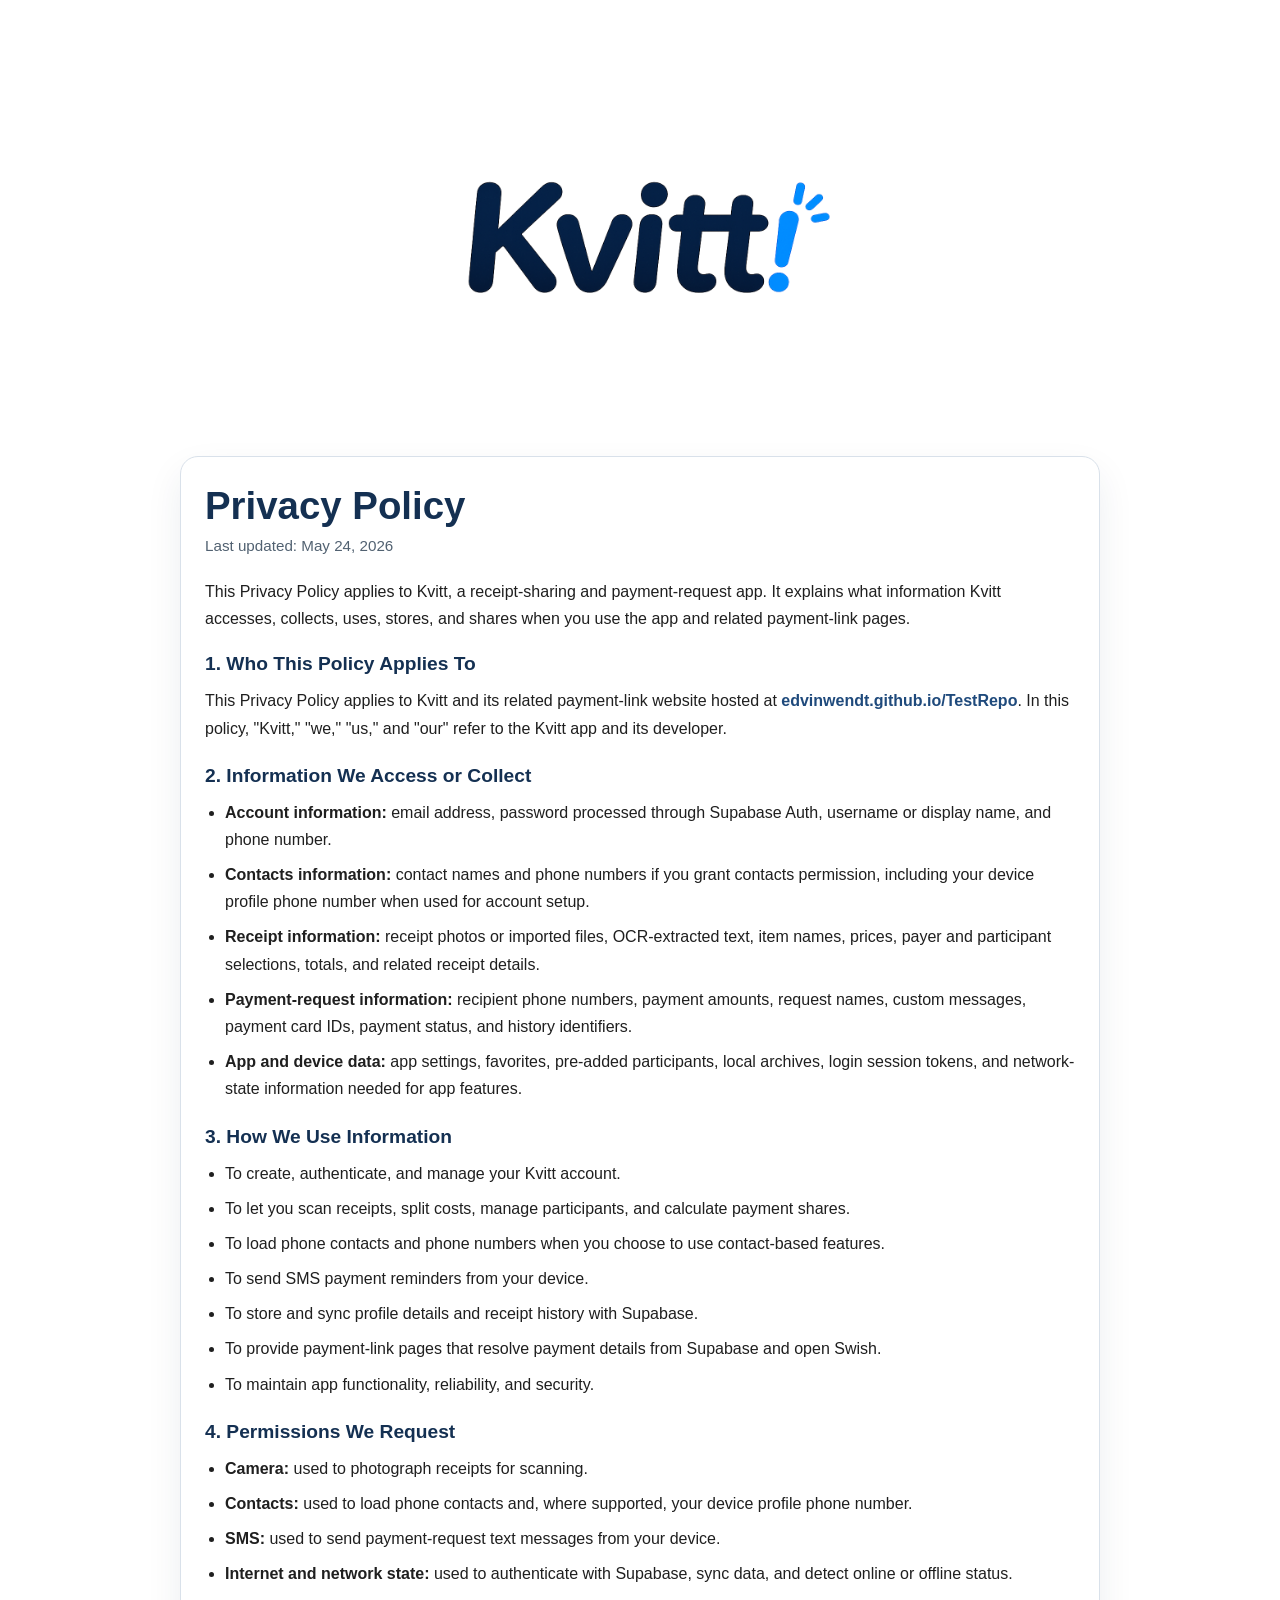
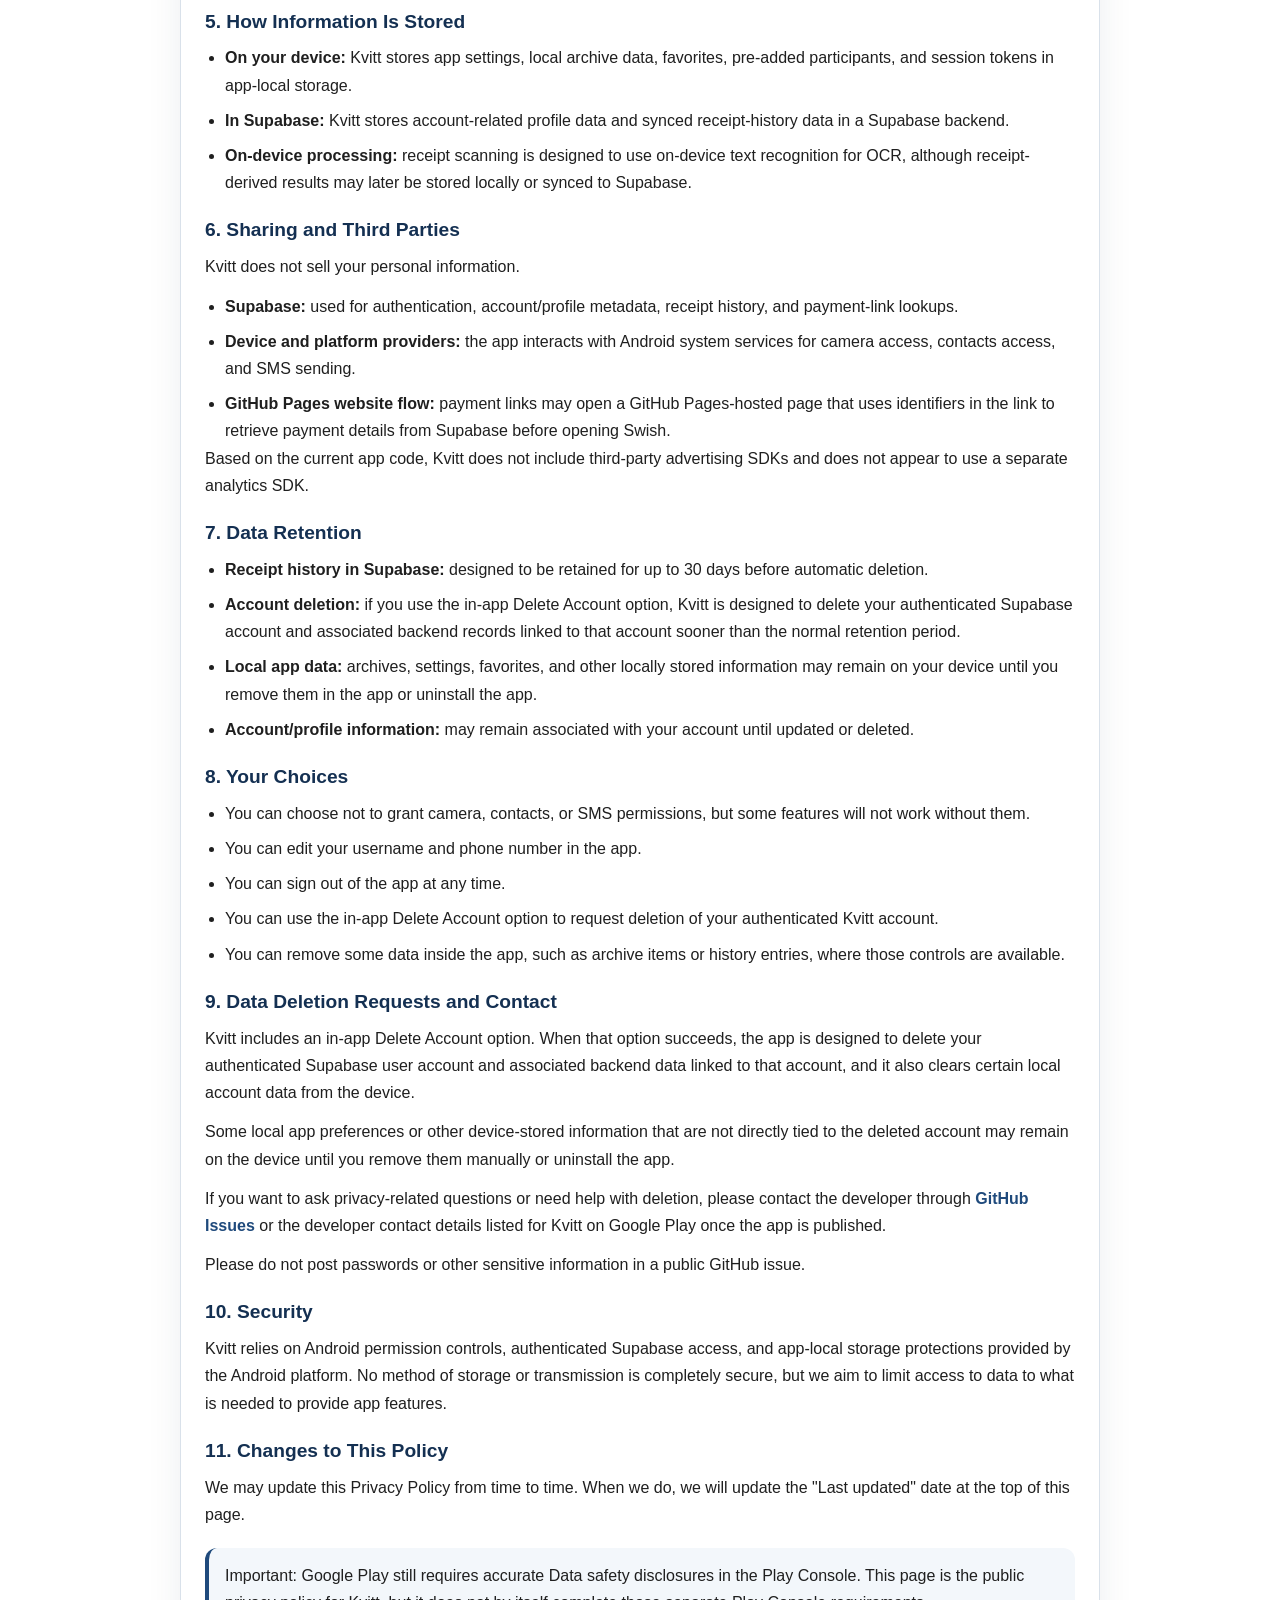
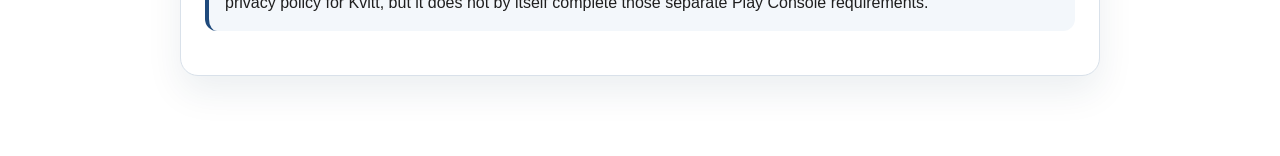
<file: docs/PrivacyPolicy/index.html>
<!doctype html>
<html lang="en">
<head>
  <meta charset="utf-8">
  <meta name="viewport" content="width=device-width, initial-scale=1">
  <title>Kvitt Privacy Policy</title>
  <link rel="stylesheet" href="../styles.css">
</head>
<body>
  <div class="site-shell">
    <header class="site-header">
      <img class="site-logo" src="../assets/kvitt-logo.png" alt="Kvitt">
    </header>
    <main class="page policy-page">
      <article class="policy-card">
        <h1 class="policy-title">Privacy Policy</h1>
        <p class="policy-meta">Last updated: May 24, 2026</p>
        <p class="policy-intro">
          This Privacy Policy applies to Kvitt, a receipt-sharing and payment-request app.
          It explains what information Kvitt accesses, collects, uses, stores, and shares
          when you use the app and related payment-link pages.
        </p>

        <section class="policy-section">
          <h2>1. Who This Policy Applies To</h2>
          <p>
            This Privacy Policy applies to Kvitt and its related payment-link website hosted at
            <a class="policy-link" href="https://edvinwendt.github.io/TestRepo/">edvinwendt.github.io/TestRepo</a>.
            In this policy, "Kvitt," "we," "us," and "our" refer to the Kvitt app and its developer.
          </p>
        </section>

        <section class="policy-section">
          <h2>2. Information We Access or Collect</h2>
          <ul class="policy-list">
            <li><strong>Account information:</strong> email address, password processed through Supabase Auth, username or display name, and phone number.</li>
            <li><strong>Contacts information:</strong> contact names and phone numbers if you grant contacts permission, including your device profile phone number when used for account setup.</li>
            <li><strong>Receipt information:</strong> receipt photos or imported files, OCR-extracted text, item names, prices, payer and participant selections, totals, and related receipt details.</li>
            <li><strong>Payment-request information:</strong> recipient phone numbers, payment amounts, request names, custom messages, payment card IDs, payment status, and history identifiers.</li>
            <li><strong>App and device data:</strong> app settings, favorites, pre-added participants, local archives, login session tokens, and network-state information needed for app features.</li>
          </ul>
        </section>

        <section class="policy-section">
          <h2>3. How We Use Information</h2>
          <ul class="policy-list">
            <li>To create, authenticate, and manage your Kvitt account.</li>
            <li>To let you scan receipts, split costs, manage participants, and calculate payment shares.</li>
            <li>To load phone contacts and phone numbers when you choose to use contact-based features.</li>
            <li>To send SMS payment reminders from your device.</li>
            <li>To store and sync profile details and receipt history with Supabase.</li>
            <li>To provide payment-link pages that resolve payment details from Supabase and open Swish.</li>
            <li>To maintain app functionality, reliability, and security.</li>
          </ul>
        </section>

        <section class="policy-section">
          <h2>4. Permissions We Request</h2>
          <ul class="policy-list">
            <li><strong>Camera:</strong> used to photograph receipts for scanning.</li>
            <li><strong>Contacts:</strong> used to load phone contacts and, where supported, your device profile phone number.</li>
            <li><strong>SMS:</strong> used to send payment-request text messages from your device.</li>
            <li><strong>Internet and network state:</strong> used to authenticate with Supabase, sync data, and detect online or offline status.</li>
          </ul>
        </section>

        <section class="policy-section">
          <h2>5. How Information Is Stored</h2>
          <ul class="policy-list">
            <li><strong>On your device:</strong> Kvitt stores app settings, local archive data, favorites, pre-added participants, and session tokens in app-local storage.</li>
            <li><strong>In Supabase:</strong> Kvitt stores account-related profile data and synced receipt-history data in a Supabase backend.</li>
            <li><strong>On-device processing:</strong> receipt scanning is designed to use on-device text recognition for OCR, although receipt-derived results may later be stored locally or synced to Supabase.</li>
          </ul>
        </section>

        <section class="policy-section">
          <h2>6. Sharing and Third Parties</h2>
          <p>Kvitt does not sell your personal information.</p>
          <ul class="policy-list">
            <li><strong>Supabase:</strong> used for authentication, account/profile metadata, receipt history, and payment-link lookups.</li>
            <li><strong>Device and platform providers:</strong> the app interacts with Android system services for camera access, contacts access, and SMS sending.</li>
            <li><strong>GitHub Pages website flow:</strong> payment links may open a GitHub Pages-hosted page that uses identifiers in the link to retrieve payment details from Supabase before opening Swish.</li>
          </ul>
          <p>
            Based on the current app code, Kvitt does not include third-party advertising SDKs and does not appear to use a separate analytics SDK.
          </p>
        </section>

        <section class="policy-section">
          <h2>7. Data Retention</h2>
          <ul class="policy-list">
            <li><strong>Receipt history in Supabase:</strong> designed to be retained for up to 30 days before automatic deletion.</li>
            <li><strong>Account deletion:</strong> if you use the in-app Delete Account option, Kvitt is designed to delete your authenticated Supabase account and associated backend records linked to that account sooner than the normal retention period.</li>
            <li><strong>Local app data:</strong> archives, settings, favorites, and other locally stored information may remain on your device until you remove them in the app or uninstall the app.</li>
            <li><strong>Account/profile information:</strong> may remain associated with your account until updated or deleted.</li>
          </ul>
        </section>

        <section class="policy-section">
          <h2>8. Your Choices</h2>
          <ul class="policy-list">
            <li>You can choose not to grant camera, contacts, or SMS permissions, but some features will not work without them.</li>
            <li>You can edit your username and phone number in the app.</li>
            <li>You can sign out of the app at any time.</li>
            <li>You can use the in-app Delete Account option to request deletion of your authenticated Kvitt account.</li>
            <li>You can remove some data inside the app, such as archive items or history entries, where those controls are available.</li>
          </ul>
        </section>

        <section class="policy-section">
          <h2>9. Data Deletion Requests and Contact</h2>
          <p>
            Kvitt includes an in-app Delete Account option. When that option succeeds, the app is designed to
            delete your authenticated Supabase user account and associated backend data linked to that account,
            and it also clears certain local account data from the device.
          </p>
          <p>
            Some local app preferences or other device-stored information that are not directly tied to the deleted
            account may remain on the device until you remove them manually or uninstall the app.
          </p>
          <p>
            If you want to ask privacy-related questions or need help with deletion, please contact the developer through
            <a class="policy-link" href="https://github.com/EdvinWendt/TestRepo/issues">GitHub Issues</a>
            or the developer contact details listed for Kvitt on Google Play once the app is published.
          </p>
          <p>
            Please do not post passwords or other sensitive information in a public GitHub issue.
          </p>
        </section>

        <section class="policy-section">
          <h2>10. Security</h2>
          <p>
            Kvitt relies on Android permission controls, authenticated Supabase access, and app-local
            storage protections provided by the Android platform. No method of storage or transmission
            is completely secure, but we aim to limit access to data to what is needed to provide app features.
          </p>
        </section>

        <section class="policy-section">
          <h2>11. Changes to This Policy</h2>
          <p>
            We may update this Privacy Policy from time to time. When we do, we will update the
            "Last updated" date at the top of this page.
          </p>
        </section>

        <p class="policy-note">
          Important: Google Play still requires accurate Data safety disclosures in the Play Console.
          This page is the public privacy policy for Kvitt, but it does not by itself complete those
          separate Play Console requirements.
        </p>
      </article>
    </main>
  </div>
</body>
</html>
</file>
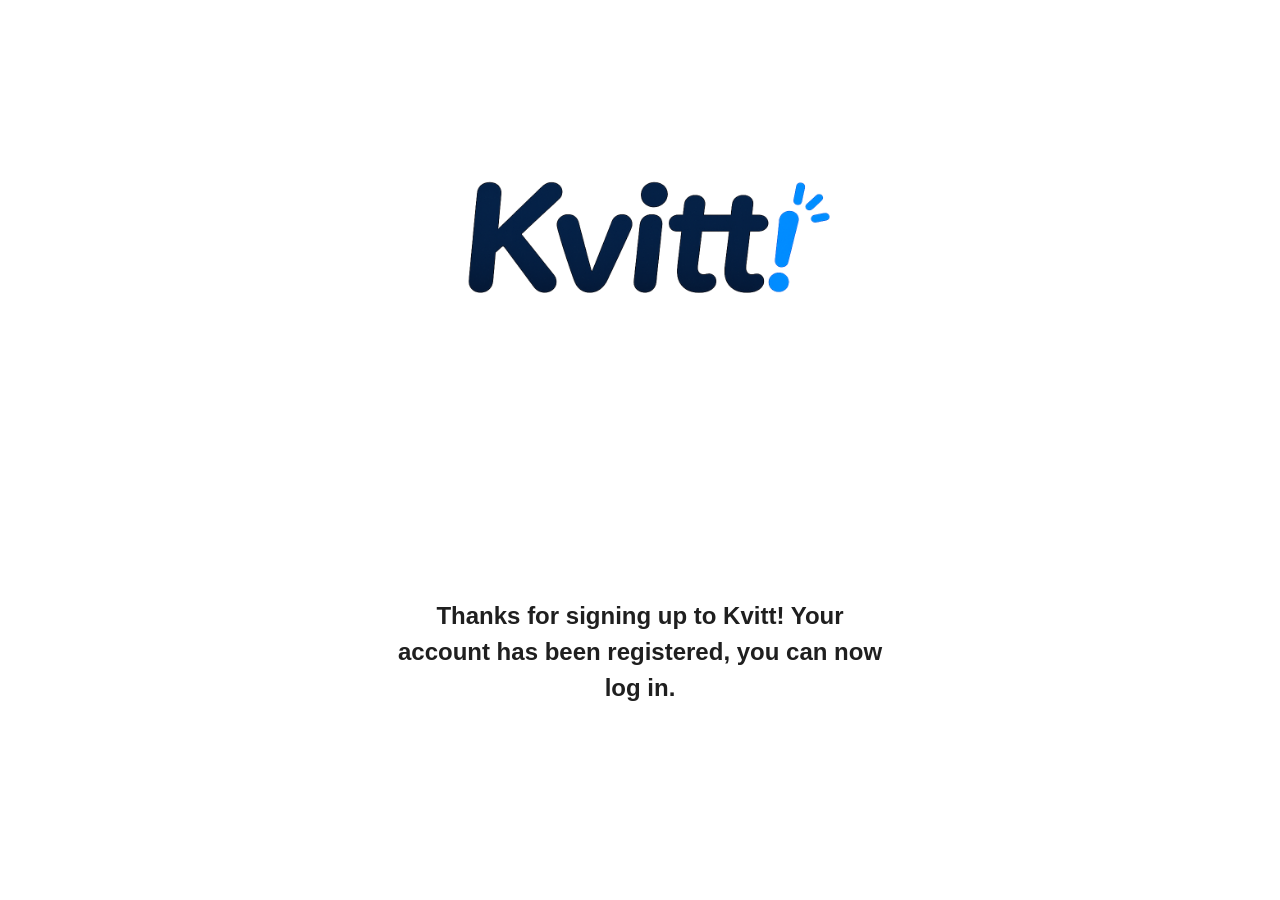
<file: docs/SignUpConfirmation/index.html>
<!doctype html>
<html lang="en">
<head>
  <meta charset="utf-8">
  <meta name="viewport" content="width=device-width, initial-scale=1">
  <title>Sign Up Confirmation | Kvitt</title>
  <link rel="stylesheet" href="../styles.css">
</head>
<body>
  <div class="site-shell">
    <header class="site-header">
      <img class="site-logo" src="../assets/kvitt-logo.png" alt="Kvitt">
    </header>
    <main class="page">
      <div class="message-panel">
        <p class="message-copy">
          Thanks for signing up to Kvitt! Your account has been registered, you can now log in.
        </p>
      </div>
    </main>
  </div>
</body>
</html>
</file>
<file: docs/styles.css>
* {
  box-sizing: border-box;
}

body {
  margin: 0;
  font-family: Arial, sans-serif;
}

.site-shell {
  display: flex;
  flex-direction: column;
  min-height: 100vh;
  padding: 24px 16px 40px;
}

.site-header {
  display: flex;
  justify-content: center;
  width: 100%;
}

.site-logo {
  display: block;
  height: auto;
  max-width: 100%;
  width: min(420px, 100%);
}

.page {
  align-items: center;
  display: flex;
  flex: 1;
  justify-content: center;
  width: 100%;
}

.swish-panel {
  align-items: center;
  display: flex;
  flex-direction: column;
  gap: 12px;
}

.swish-notice {
  color: #9f2a2a;
  font-size: 0.95rem;
  line-height: 1.5;
  margin: 0;
  max-width: 24rem;
  min-height: 3em;
  text-align: center;
}

.swish-notice:empty {
  min-height: 0;
}

.swish-action-slot {
  align-items: center;
  display: flex;
  justify-content: center;
  min-height: 52px;
  min-width: 172px;
}

.swish-loading {
  animation: swish-spinner-rotate 0.9s linear infinite;
  border: 4px solid #d4deea;
  border-radius: 50%;
  border-top-color: #1f4a7c;
  height: 40px;
  width: 40px;
}

.swish-button {
  background: #1f4a7c;
  border: 0;
  border-radius: 8px;
  color: white;
  cursor: pointer;
  font-size: 1rem;
  font-weight: 700;
  padding: 14px 24px;
}

.swish-button:hover {
  background: #143052;
}

.swish-button:disabled {
  background: #9bafc8;
  cursor: not-allowed;
}

.swish-status {
  color: #555;
  font-size: 0.95rem;
  min-height: 1.5em;
  margin: 0;
  max-width: 24rem;
  text-align: center;
}

.message-panel {
  max-width: 34rem;
  padding: 24px;
}

.message-copy {
  color: #1f1f1f;
  font-size: 1.5rem;
  font-weight: 600;
  line-height: 1.5;
  margin: 0;
  text-align: center;
}

.policy-page {
  align-items: flex-start;
  justify-content: flex-start;
  padding: 12px 0 40px;
}

.policy-card {
  background: #ffffff;
  border: 1px solid #d9e1ea;
  border-radius: 18px;
  box-shadow: 0 16px 36px rgba(19, 48, 82, 0.08);
  margin: 0 auto;
  max-width: 920px;
  padding: 28px 24px;
  width: min(920px, 100%);
}

.policy-title {
  color: #143052;
  font-size: clamp(2rem, 3vw, 2.6rem);
  line-height: 1.1;
  margin: 0 0 8px;
}

.policy-meta {
  color: #516171;
  font-size: 0.95rem;
  line-height: 1.5;
  margin: 0 0 20px;
}

.policy-intro {
  color: #1f1f1f;
  font-size: 1rem;
  line-height: 1.7;
  margin: 0 0 20px;
}

.policy-section + .policy-section {
  margin-top: 22px;
}

.policy-section h2 {
  color: #143052;
  font-size: 1.2rem;
  line-height: 1.3;
  margin: 0 0 10px;
}

.policy-section p {
  color: #1f1f1f;
  line-height: 1.7;
  margin: 0 0 12px;
}

.policy-list {
  color: #1f1f1f;
  line-height: 1.7;
  margin: 0;
  padding-left: 20px;
}

.policy-list li + li {
  margin-top: 8px;
}

.policy-note {
  background: #f3f7fb;
  border-left: 4px solid #1f4a7c;
  border-radius: 12px;
  color: #1f1f1f;
  line-height: 1.7;
  margin-top: 20px;
  padding: 14px 16px;
}

.policy-link {
  color: #1f4a7c;
  font-weight: 700;
  text-decoration: none;
}

.policy-link:hover,
.policy-link:focus-visible {
  text-decoration: underline;
}

.delete-account-page {
  align-items: flex-start;
  justify-content: flex-start;
  padding: 12px 0 40px;
}

.delete-card {
  background: #ffffff;
  border: 1px solid #d9e1ea;
  border-radius: 18px;
  box-shadow: 0 16px 36px rgba(19, 48, 82, 0.08);
  margin: 0 auto;
  max-width: 640px;
  padding: 28px 24px;
  width: min(640px, 100%);
}

.delete-card-compact {
  align-items: center;
  display: flex;
  flex-direction: column;
  text-align: center;
}

.delete-title {
  color: #143052;
  font-size: clamp(1.8rem, 3vw, 2.4rem);
  line-height: 1.15;
  margin: 0 0 14px;
  text-align: center;
}

.delete-copy {
  color: #1f1f1f;
  font-size: 1rem;
  line-height: 1.7;
  margin: 0 0 20px;
  text-align: center;
}

.delete-form {
  display: flex;
  flex-direction: column;
  gap: 12px;
}

.delete-label {
  color: #143052;
  font-size: 0.95rem;
  font-weight: 700;
}

.site-text-input {
  border: 1px solid #c7d4e2;
  border-radius: 12px;
  color: #1f1f1f;
  font: inherit;
  min-height: 52px;
  padding: 0 16px;
  width: 100%;
}

.site-text-input:focus {
  border-color: #1f4a7c;
  box-shadow: 0 0 0 3px rgba(31, 74, 124, 0.12);
  outline: none;
}

.site-button {
  background: #1f4a7c;
  border: 0;
  border-radius: 12px;
  color: #ffffff;
  cursor: pointer;
  font: inherit;
  font-weight: 700;
  min-height: 52px;
  padding: 0 22px;
}

.site-button:hover {
  background: #143052;
}

.site-button:disabled {
  background: #9bafc8;
  cursor: not-allowed;
}

.delete-status {
  color: #516171;
  font-size: 0.95rem;
  line-height: 1.6;
  margin: 16px 0 0;
  min-height: 1.6em;
  text-align: center;
}

.delete-status-large {
  min-height: 3.2em;
}

.delete-status[data-tone="success"] {
  color: #1b6f3c;
}

.delete-status[data-tone="error"] {
  color: #9f2a2a;
}

.delete-confirm-loading {
  animation: swish-spinner-rotate 0.9s linear infinite;
  border: 4px solid #d4deea;
  border-radius: 50%;
  border-top-color: #1f4a7c;
  height: 40px;
  margin-bottom: 18px;
  width: 40px;
}

@media (max-width: 640px) {
  .policy-card {
    border-radius: 14px;
    padding: 22px 18px;
  }

  .delete-card {
    border-radius: 14px;
    padding: 22px 18px;
  }
}

@keyframes swish-spinner-rotate {
  from {
    transform: rotate(0deg);
  }

  to {
    transform: rotate(360deg);
  }
}
</file>
